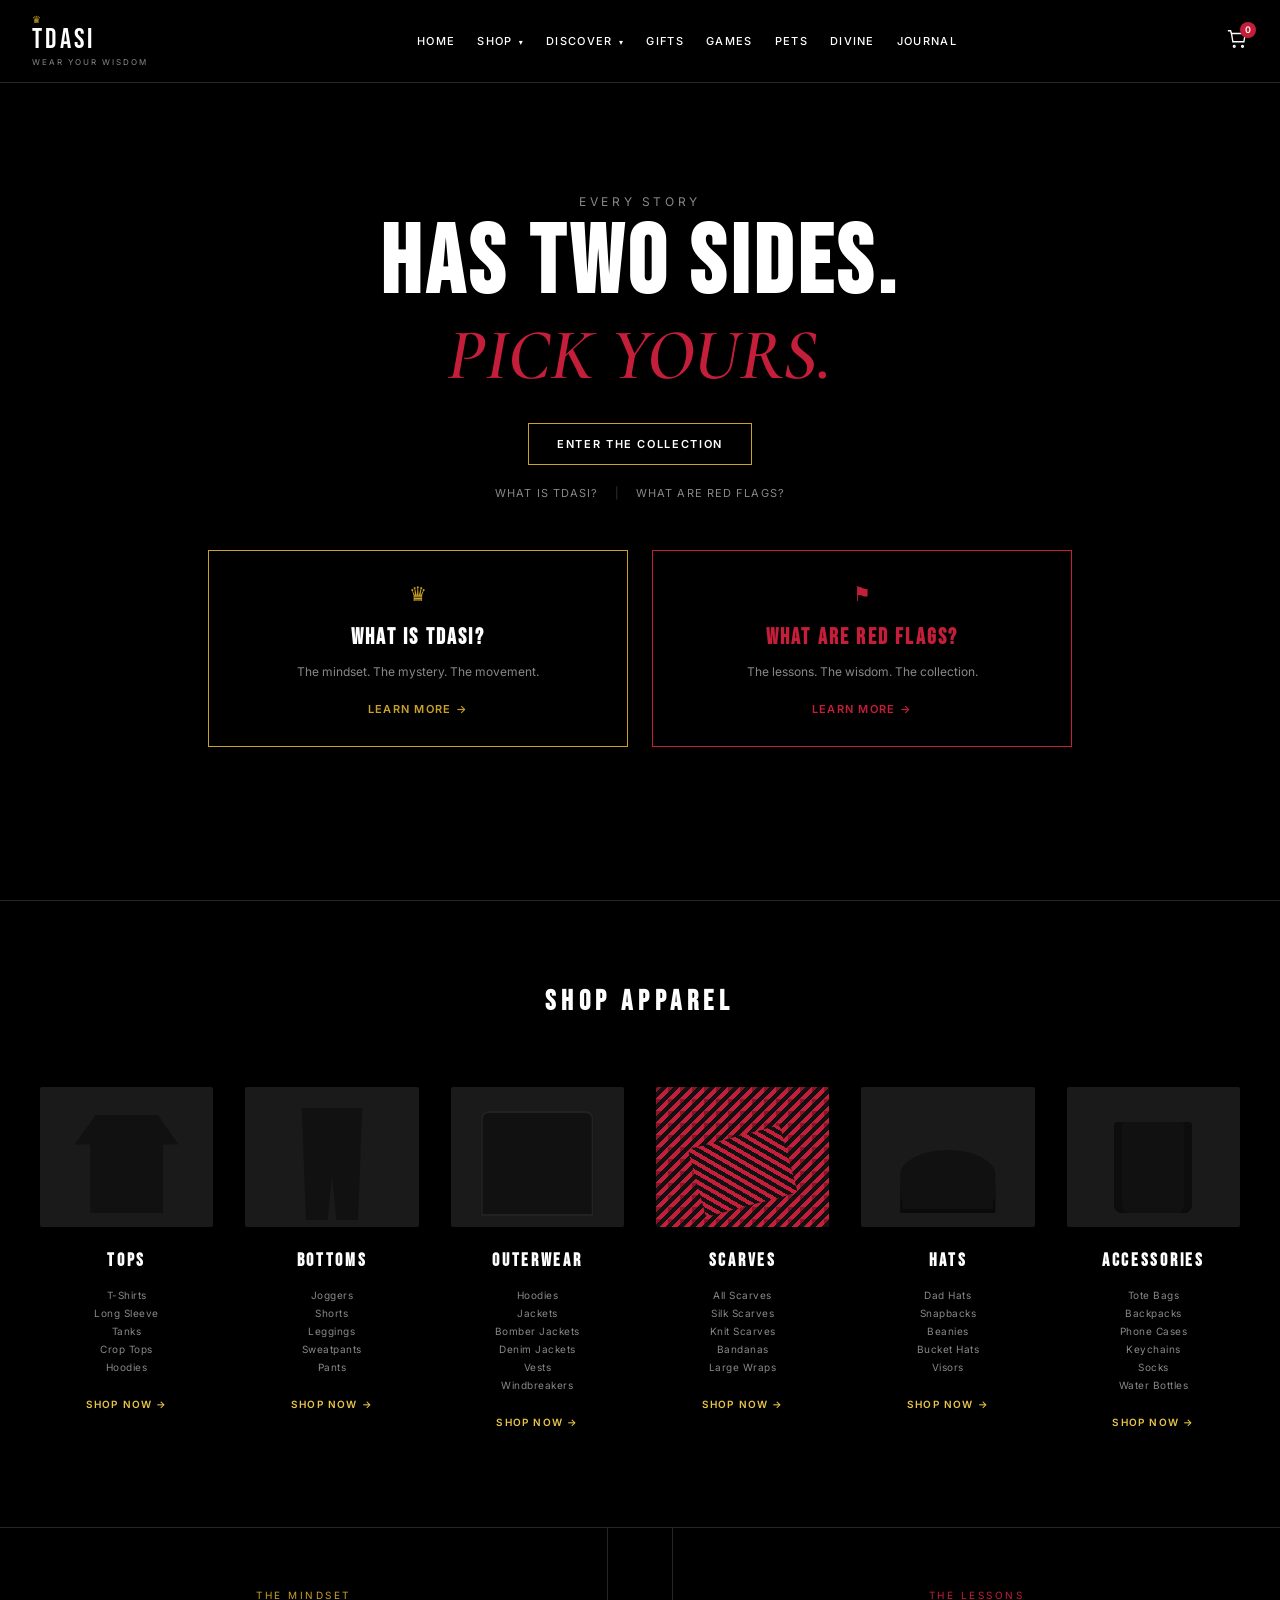
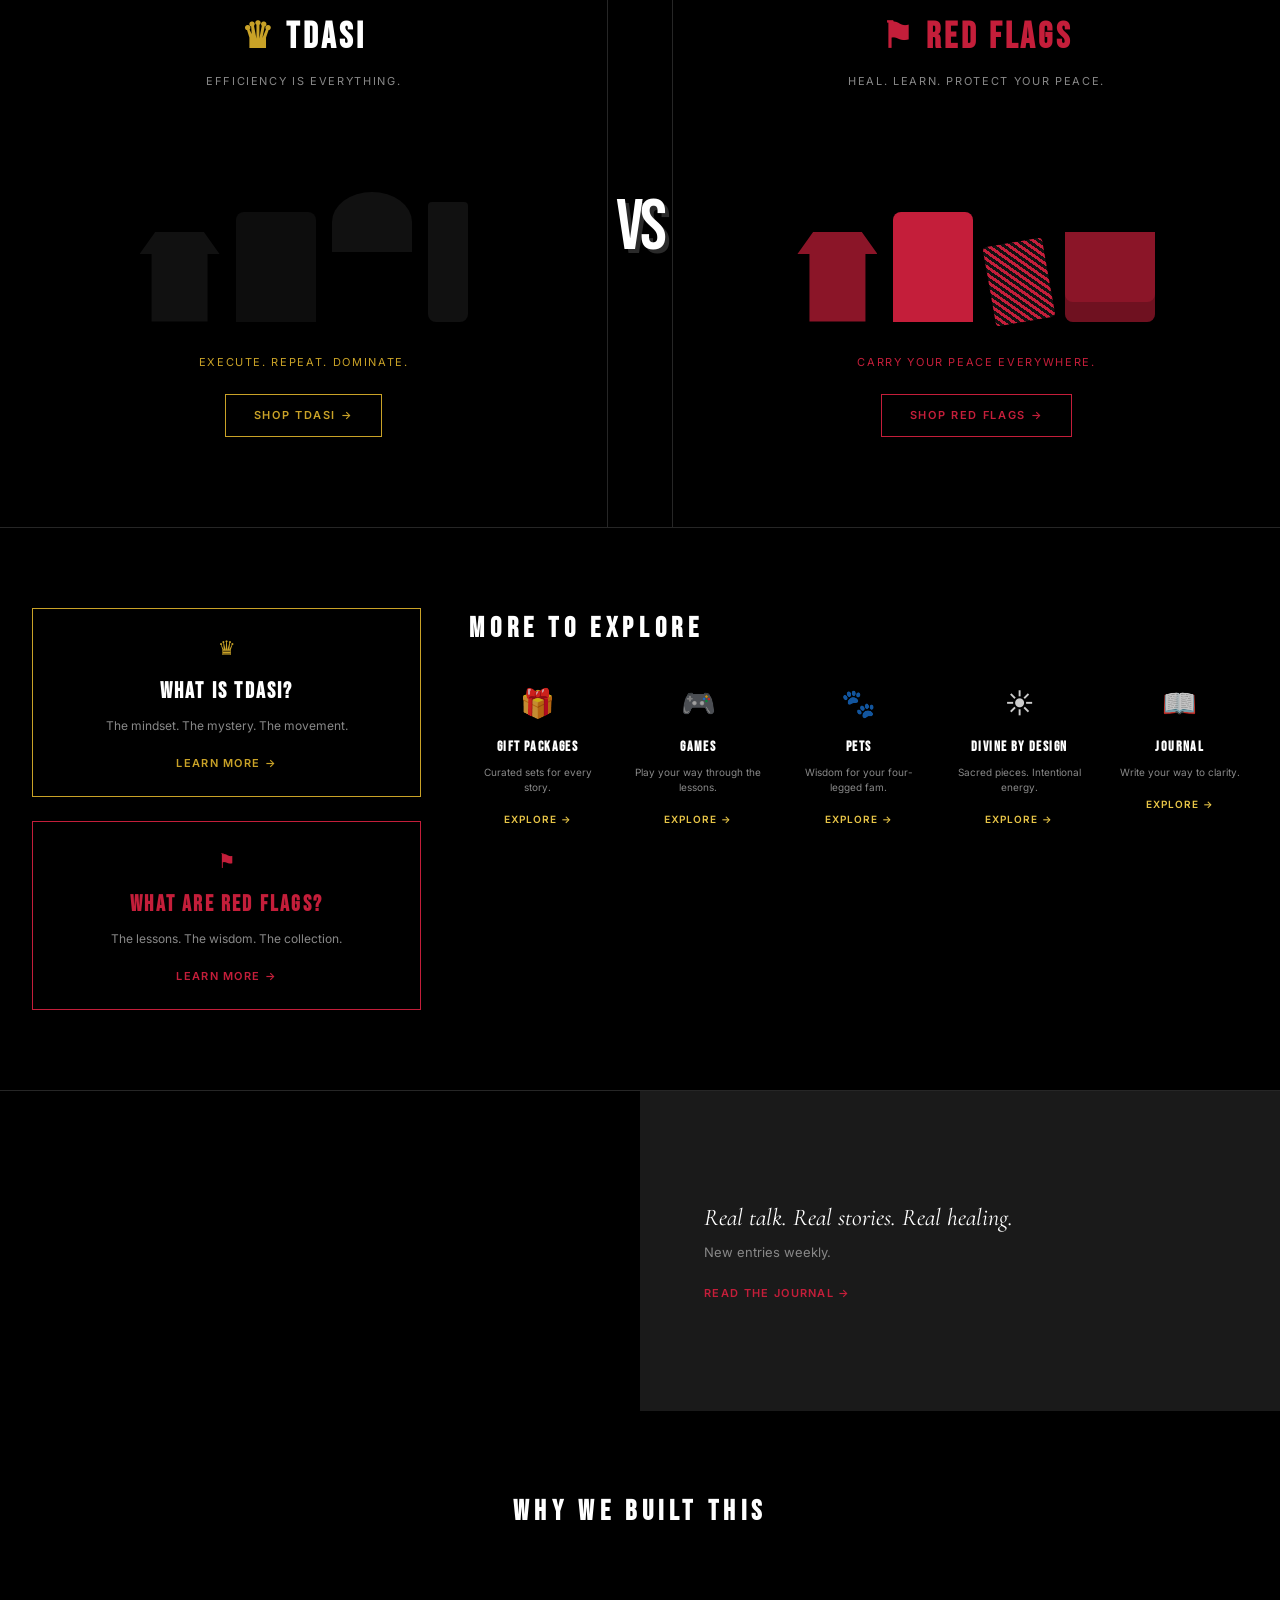
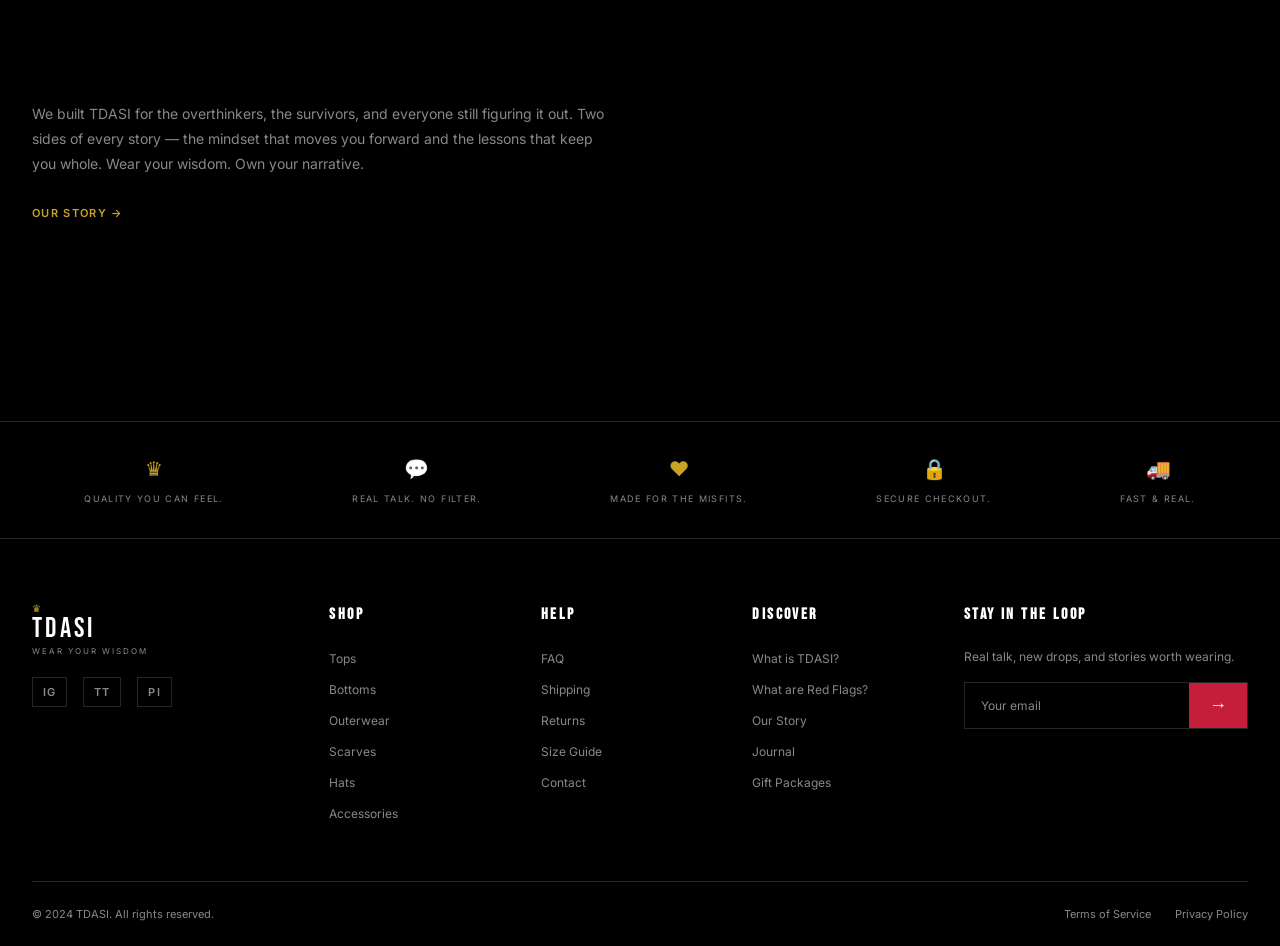
<file: index.html>
<!DOCTYPE html>
<html lang="en">
<head>
  <meta charset="UTF-8">
  <meta name="viewport" content="width=device-width, initial-scale=1.0">
  <title>TDASI — Wear Your Wisdom</title>
  <link rel="preconnect" href="https://fonts.googleapis.com">
  <link rel="preconnect" href="https://fonts.gstatic.com" crossorigin>
  <link href="https://fonts.googleapis.com/css2?family=Bebas+Neue&family=Cormorant+Garamond:ital,wght@0,400;0,600;1,600&family=Inter:wght@300;400;500;600&display=swap" rel="stylesheet">
  <style>
/* ============================================
   TDASI — Wear Your Wisdom
   ============================================ */

:root {
  --black: #000000;
  --white: #ffffff;
  --gold: #c9a227;
  --gold-light: #e8c547;
  --red: #c41e3a;
  --red-dark: #8b1528;
  --gray: #888888;
  --gray-dark: #1a1a1a;
  --gray-mid: #2a2a2a;
  --border: rgba(255, 255, 255, 0.15);
  --font-sans: 'Inter', system-ui, sans-serif;
  --font-display: 'Bebas Neue', sans-serif;
  --font-serif: 'Cormorant Garamond', Georgia, serif;
}

*, *::before, *::after {
  box-sizing: border-box;
  margin: 0;
  padding: 0;
}

html {
  scroll-behavior: smooth;
}

body {
  background: var(--black);
  color: var(--white);
  font-family: var(--font-sans);
  font-size: 14px;
  line-height: 1.5;
  -webkit-font-smoothing: antialiased;
}

a {
  color: inherit;
  text-decoration: none;
}

ul {
  list-style: none;
}

img {
  max-width: 100%;
  display: block;
}

/* ---- Header ---- */

.site-header {
  position: fixed;
  top: 0;
  left: 0;
  right: 0;
  z-index: 100;
  background: var(--black);
  border-bottom: 1px solid var(--border);
}

.header-inner {
  display: flex;
  align-items: center;
  justify-content: space-between;
  max-width: 1400px;
  margin: 0 auto;
  padding: 14px 32px;
  gap: 24px;
}

.logo {
  display: flex;
  flex-direction: column;
  align-items: flex-start;
  flex-shrink: 0;
}

.logo-crown {
  font-size: 10px;
  color: var(--gold);
  line-height: 1;
  margin-bottom: 2px;
}

.logo-text {
  font-family: var(--font-display);
  font-size: 28px;
  letter-spacing: 0.12em;
  line-height: 1;
}

.logo-tagline {
  font-size: 8px;
  letter-spacing: 0.25em;
  color: var(--gray);
  margin-top: 2px;
}

.main-nav {
  display: flex;
  align-items: center;
  gap: 22px;
  flex-wrap: wrap;
  justify-content: center;
}

.main-nav a {
  font-size: 11px;
  font-weight: 500;
  letter-spacing: 0.12em;
  color: var(--white);
  transition: color 0.2s;
}

.main-nav a:hover {
  color: var(--gold);
}

.main-nav .arrow {
  font-size: 8px;
  margin-left: 2px;
}

.cart {
  position: relative;
  color: var(--white);
  flex-shrink: 0;
}

.cart-count {
  position: absolute;
  top: -6px;
  right: -8px;
  background: var(--red);
  color: var(--white);
  font-size: 9px;
  font-weight: 600;
  width: 16px;
  height: 16px;
  border-radius: 50%;
  display: flex;
  align-items: center;
  justify-content: center;
}

/* ---- Buttons ---- */

.btn {
  display: inline-block;
  padding: 12px 28px;
  font-size: 11px;
  font-weight: 600;
  letter-spacing: 0.15em;
  text-transform: uppercase;
  border: 1px solid;
  transition: background 0.2s, color 0.2s;
  cursor: pointer;
}

.btn-gold {
  border-color: var(--gold);
  color: var(--white);
  background: transparent;
}

.btn-gold:hover {
  background: var(--gold);
  color: var(--black);
}

.btn-outline-gold {
  border-color: var(--gold);
  color: var(--gold);
  background: transparent;
}

.btn-outline-gold:hover {
  background: var(--gold);
  color: var(--black);
}

.btn-outline-red {
  border-color: var(--red);
  color: var(--red);
  background: transparent;
}

.btn-outline-red:hover {
  background: var(--red);
  color: var(--white);
}

/* ---- Hero ---- */

.hero {
  position: relative;
  min-height: 100vh;
  display: flex;
  flex-direction: column;
  align-items: center;
  justify-content: center;
  padding: 100px 32px 60px;
  overflow: hidden;
}

.hero-bg {
  position: absolute;
  inset: 0;
  background:
    linear-gradient(90deg, rgba(0,0,0,0.4) 0%, rgba(0,0,0,0.2) 40%, rgba(0,0,0,0.2) 60%, rgba(0,0,0,0.4) 100%),
    url('https://images.unsplash.com/photo-1514362545857-3bc16c4c7d1b?w=1600&q=80') center/cover no-repeat;
  filter: grayscale(15%) contrast(1.15) brightness(0.9);
  background-attachment: fixed;
}

.hero-overlay {
  position: absolute;
  inset: 0;
  background: radial-gradient(ellipse at center, transparent 25%, rgba(0,0,0,0.3) 100%);
}

.hero-content {
  position: relative;
  z-index: 2;
  text-align: center;
  margin-bottom: 48px;
}

.hero-eyebrow {
  font-size: 12px;
  letter-spacing: 0.3em;
  color: var(--gray);
  margin-bottom: 8px;
}

.hero-title {
  font-family: var(--font-display);
  font-size: clamp(48px, 8vw, 96px);
  letter-spacing: 0.05em;
  line-height: 0.95;
  margin-bottom: 8px;
}

.hero-script {
  font-family: var(--font-serif);
  font-size: clamp(36px, 6vw, 72px);
  font-style: italic;
  font-weight: 600;
  color: var(--red);
  margin-bottom: 32px;
  line-height: 1;
}

.hero-links {
  margin-top: 20px;
  font-size: 11px;
  letter-spacing: 0.1em;
  color: var(--gray);
}

.hero-links a:hover {
  color: var(--white);
}

.hero-links .divider {
  margin: 0 12px;
  opacity: 0.4;
}

.hero-cards {
  position: relative;
  z-index: 2;
  display: flex;
  gap: 24px;
  width: 100%;
  max-width: 900px;
  justify-content: center;
  flex-wrap: wrap;
}

/* ---- Info Cards ---- */

.info-card {
  flex: 1;
  min-width: 280px;
  max-width: 420px;
  padding: 28px 32px;
  border: 1px solid;
  text-align: center;
}

.info-card--gold {
  border-color: var(--gold);
}

.info-card--red {
  border-color: var(--red);
}

.info-card--compact {
  min-width: 240px;
  max-width: 100%;
  padding: 24px;
}

.card-icon {
  display: block;
  font-size: 20px;
  margin-bottom: 12px;
}

.crown-icon {
  color: var(--gold);
}

.flag-icon {
  color: var(--red);
}

.info-card h2 {
  font-family: var(--font-display);
  font-size: 22px;
  letter-spacing: 0.1em;
  margin-bottom: 8px;
}

.info-card--red h2 {
  color: var(--red);
}

.info-card p {
  font-size: 12px;
  color: var(--gray);
  margin-bottom: 16px;
  line-height: 1.6;
}

.card-link {
  font-size: 11px;
  font-weight: 600;
  letter-spacing: 0.12em;
}

.card-link--gold {
  color: var(--gold);
}

.card-link--gold:hover {
  color: var(--gold-light);
}

.card-link--red {
  color: var(--red);
}

.card-link--red:hover {
  color: #e8354f;
}

/* ---- Section Titles ---- */

.section-title {
  font-family: var(--font-display);
  font-size: 28px;
  letter-spacing: 0.2em;
  text-align: center;
  margin-bottom: 48px;
}

.section-title--left {
  text-align: left;
  margin-bottom: 32px;
}

/* ---- Shop Apparel ---- */

.shop-apparel {
  padding: 80px 32px;
  border-top: 1px solid var(--border);
}

.apparel-grid {
  display: grid;
  grid-template-columns: repeat(6, 1fr);
  gap: 16px;
  max-width: 1400px;
  margin: 0 auto;
}

.apparel-item {
  text-align: center;
  padding: 16px 8px;
}

.product-visual {
  height: 140px;
  margin-bottom: 20px;
  background: var(--gray-dark);
  border-radius: 2px;
  position: relative;
  overflow: hidden;
}

/* Product silhouettes via CSS */
.product-visual--tee::after {
  content: '';
  position: absolute;
  bottom: 10%;
  left: 50%;
  transform: translateX(-50%);
  width: 60%;
  height: 70%;
  background: #111;
  clip-path: polygon(20% 0%, 80% 0%, 100% 30%, 85% 30%, 85% 100%, 15% 100%, 15% 30%, 0% 30%);
}

.product-visual--pants::after {
  content: '';
  position: absolute;
  bottom: 5%;
  left: 50%;
  transform: translateX(-50%);
  width: 50%;
  height: 80%;
  background: #111;
  clip-path: polygon(15% 0%, 85% 0%, 80% 100%, 55% 100%, 50% 60%, 45% 100%, 20% 100%);
}

.product-visual--jacket::after {
  content: '';
  position: absolute;
  bottom: 8%;
  left: 50%;
  transform: translateX(-50%);
  width: 65%;
  height: 75%;
  background: #111;
  border-radius: 8px 8px 0 0;
  box-shadow: inset 0 0 0 2px #222;
}

.product-visual--scarf {
  background: linear-gradient(135deg, var(--red-dark) 25%, #111 25%, #111 50%, var(--red) 50%, var(--red) 75%, #111 75%);
  background-size: 12px 12px;
}

.product-visual--scarf::after {
  content: '';
  position: absolute;
  bottom: 15%;
  left: 50%;
  transform: translateX(-50%) rotate(-15deg);
  width: 55%;
  height: 50%;
  background: repeating-linear-gradient(45deg, var(--red), var(--red) 4px, #111 4px, #111 8px);
  border-radius: 4px;
}

.product-visual--hat::after {
  content: '';
  position: absolute;
  bottom: 20%;
  left: 50%;
  transform: translateX(-50%);
  width: 55%;
  height: 35%;
  background: #111;
  border-radius: 50% 50% 0 0;
  box-shadow: 0 12px 0 -2px #111, 0 14px 0 0 #0a0a0a;
}

.product-visual--bag::after {
  content: '';
  position: absolute;
  bottom: 10%;
  left: 50%;
  transform: translateX(-50%);
  width: 45%;
  height: 65%;
  background: #111;
  border-radius: 4px 4px 8px 8px;
  box-shadow: inset -8px 0 0 #0d0d0d, inset 8px 0 0 #0d0d0d;
}

.apparel-item h3 {
  font-family: var(--font-display);
  font-size: 18px;
  letter-spacing: 0.15em;
  margin-bottom: 12px;
}

.apparel-item ul {
  margin-bottom: 16px;
}

.apparel-item li {
  font-size: 10px;
  color: var(--gray);
  letter-spacing: 0.05em;
  line-height: 1.8;
}

.shop-link {
  font-size: 10px;
  font-weight: 600;
  letter-spacing: 0.12em;
  color: var(--gold-light);
}

.shop-link:hover {
  color: var(--gold);
}

/* ---- VS Section ---- */

.vs-section {
  display: grid;
  grid-template-columns: 1fr auto 1fr;
  border-top: 1px solid var(--border);
  min-height: 600px;
}

.vs-panel {
  padding: 60px 40px;
  display: flex;
  flex-direction: column;
  align-items: center;
  text-align: center;
}

.vs-panel--tdasi {
  border-right: 1px solid var(--border);
}

.vs-panel--redflags {
  border-left: 1px solid var(--border);
}

.vs-header {
  margin-bottom: 32px;
}

.vs-label {
  font-size: 10px;
  letter-spacing: 0.25em;
  color: var(--gold);
  display: block;
  margin-bottom: 8px;
}

.vs-label--red {
  color: var(--red);
}

.vs-brand {
  font-family: var(--font-display);
  font-size: 36px;
  letter-spacing: 0.1em;
  margin-bottom: 8px;
}

.vs-brand--red {
  color: var(--red);
}

.vs-tagline {
  font-size: 11px;
  letter-spacing: 0.15em;
  color: var(--gray);
}

.vs-products {
  display: flex;
  gap: 16px;
  align-items: flex-end;
  justify-content: center;
  margin-bottom: 32px;
  min-height: 200px;
}

.vs-product {
  width: 80px;
  height: 100px;
  border-radius: 4px;
  position: relative;
}

.vs-product--tee-black,
.vs-product--tee-red {
  height: 90px;
  clip-path: polygon(20% 0%, 80% 0%, 100% 25%, 85% 25%, 85% 100%, 15% 100%, 15% 25%, 0% 25%);
}

.vs-product--tee-black { background: #111; }
.vs-product--tee-red { background: var(--red-dark); }

.vs-product--hoodie-black,
.vs-product--hoodie-red {
  height: 110px;
  border-radius: 8px 8px 0 0;
}

.vs-product--hoodie-black { background: #0d0d0d; }
.vs-product--hoodie-red { background: var(--red); }

.vs-product--hat-black {
  height: 60px;
  background: #111;
  border-radius: 50% 50% 0 0;
  align-self: center;
}

.vs-product--bottle-black {
  width: 40px;
  height: 120px;
  background: #111;
  border-radius: 4px 4px 8px 8px;
}

.vs-product--scarf-red {
  width: 60px;
  height: 80px;
  background: repeating-linear-gradient(45deg, var(--red), var(--red) 3px, #111 3px, #111 6px);
  transform: rotate(-10deg);
}

.vs-product--tote-red {
  width: 90px;
  height: 90px;
  background: var(--red-dark);
  border-radius: 0 0 8px 8px;
  box-shadow: inset 0 -20px 0 rgba(0,0,0,0.2);
}

.vs-footer {
  font-size: 11px;
  letter-spacing: 0.15em;
  color: var(--gold);
  margin-bottom: 24px;
}

.vs-footer--red {
  color: var(--red);
}

.vs-divider {
  display: flex;
  align-items: center;
  justify-content: center;
  padding: 0 8px;
  background: var(--black);
}

.vs-text {
  font-family: var(--font-display);
  font-size: 72px;
  color: var(--white);
  text-shadow: 4px 4px 0 var(--gray-mid);
  letter-spacing: -0.05em;
  line-height: 1;
}

/* ---- Discover ---- */

.discover-section {
  display: grid;
  grid-template-columns: 1fr 2fr;
  gap: 48px;
  padding: 80px 32px;
  border-top: 1px solid var(--border);
  max-width: 1400px;
  margin: 0 auto;
}

.discover-left {
  display: flex;
  flex-direction: column;
  gap: 24px;
}

.explore-grid {
  display: grid;
  grid-template-columns: repeat(5, 1fr);
  gap: 24px;
}

.explore-item {
  text-align: center;
}

.explore-icon {
  display: block;
  font-size: 28px;
  margin-bottom: 12px;
  opacity: 0.8;
}

.explore-item h3 {
  font-family: var(--font-display);
  font-size: 14px;
  letter-spacing: 0.1em;
  margin-bottom: 8px;
}

.explore-item p {
  font-size: 10px;
  color: var(--gray);
  margin-bottom: 12px;
  line-height: 1.5;
}

.explore-item a {
  font-size: 10px;
  font-weight: 600;
  letter-spacing: 0.1em;
  color: var(--gold-light);
}

.explore-item a:hover {
  color: var(--gold);
}

/* ---- Journal & Story ---- */

.journal-section {
  border-top: 1px solid var(--border);
}

.journal-feature {
  display: grid;
  grid-template-columns: 1fr 1fr;
  min-height: 320px;
}

.journal-image {
  background:
    linear-gradient(135deg, rgba(0,0,0,0.5), rgba(0,0,0,0.8)),
    url('https://images.unsplash.com/photo-1456513080510-7bf3a84b82f8?w=800&q=80') center/cover;
  filter: grayscale(60%);
}

.journal-text {
  display: flex;
  flex-direction: column;
  justify-content: center;
  padding: 48px 64px;
  background: var(--gray-dark);
}

.journal-text p {
  font-family: var(--font-serif);
  font-size: 24px;
  font-style: italic;
  line-height: 1.4;
  margin-bottom: 8px;
}

.journal-sub {
  font-family: var(--font-sans) !important;
  font-size: 13px !important;
  font-style: normal !important;
  color: var(--gray) !important;
  margin-bottom: 24px !important;
}

.story-section {
  padding: 80px 32px;
  max-width: 1400px;
  margin: 0 auto;
}

.story-grid {
  display: grid;
  grid-template-columns: 1fr 1fr;
  gap: 48px;
  align-items: center;
}

.story-copy p {
  font-size: 14px;
  color: var(--gray);
  line-height: 1.8;
  margin-bottom: 24px;
}

.story-image {
  height: 360px;
  background:
    linear-gradient(135deg, rgba(0,0,0,0.3), rgba(0,0,0,0.6)),
    url('https://images.unsplash.com/photo-1507525428034-b723cf961d3e?w=800&q=80') center/cover;
  filter: grayscale(80%);
  border-radius: 2px;
}

/* ---- Value Bar ---- */

.value-bar {
  display: flex;
  justify-content: space-around;
  align-items: center;
  padding: 32px;
  border-top: 1px solid var(--border);
  border-bottom: 1px solid var(--border);
  flex-wrap: wrap;
  gap: 24px;
}

.value-item {
  display: flex;
  flex-direction: column;
  align-items: center;
  gap: 8px;
  text-align: center;
}

.value-icon {
  font-size: 20px;
  color: var(--gold);
}

.value-item span:last-child {
  font-size: 9px;
  letter-spacing: 0.15em;
  color: var(--gray);
}

/* ---- Footer ---- */

.site-footer {
  padding: 64px 32px 24px;
}

.footer-grid {
  display: grid;
  grid-template-columns: 1.5fr 1fr 1fr 1fr 1.5fr;
  gap: 40px;
  max-width: 1400px;
  margin: 0 auto 48px;
}

.footer-brand .logo--footer {
  margin-bottom: 20px;
}

.social-links {
  display: flex;
  gap: 16px;
}

.social-links a {
  font-size: 11px;
  font-weight: 600;
  letter-spacing: 0.1em;
  color: var(--gray);
  border: 1px solid var(--border);
  padding: 6px 10px;
}

.social-links a:hover {
  color: var(--white);
  border-color: var(--white);
}

.footer-col h3,
.footer-newsletter h3 {
  font-family: var(--font-display);
  font-size: 16px;
  letter-spacing: 0.15em;
  margin-bottom: 20px;
}

.footer-col li {
  margin-bottom: 10px;
}

.footer-col a {
  font-size: 12px;
  color: var(--gray);
}

.footer-col a:hover {
  color: var(--white);
}

.footer-newsletter p {
  font-size: 12px;
  color: var(--gray);
  margin-bottom: 16px;
  line-height: 1.6;
}

.newsletter-form {
  display: flex;
  border: 1px solid var(--border);
}

.newsletter-form input {
  flex: 1;
  background: transparent;
  border: none;
  padding: 12px 16px;
  color: var(--white);
  font-family: var(--font-sans);
  font-size: 12px;
  outline: none;
}

.newsletter-form input::placeholder {
  color: var(--gray);
}

.newsletter-form button {
  background: var(--red);
  border: none;
  color: var(--white);
  padding: 12px 20px;
  font-size: 18px;
  cursor: pointer;
  transition: background 0.2s;
}

.newsletter-form button:hover {
  background: #e8354f;
}

.footer-bottom {
  display: flex;
  justify-content: space-between;
  align-items: center;
  max-width: 1400px;
  margin: 0 auto;
  padding-top: 24px;
  border-top: 1px solid var(--border);
  flex-wrap: wrap;
  gap: 16px;
}

.footer-bottom p {
  font-size: 11px;
  color: var(--gray);
}

.footer-legal {
  display: flex;
  gap: 24px;
}

.footer-legal a {
  font-size: 11px;
  color: var(--gray);
}

.footer-legal a:hover {
  color: var(--white);
}

/* ---- Responsive ---- */

@media (max-width: 1200px) {
  .apparel-grid {
    grid-template-columns: repeat(3, 1fr);
  }

  .explore-grid {
    grid-template-columns: repeat(3, 1fr);
  }

  .footer-grid {
    grid-template-columns: repeat(3, 1fr);
  }

  .footer-newsletter {
    grid-column: span 3;
  }
}

@media (max-width: 900px) {
  .main-nav {
    display: none;
  }

  .vs-section {
    grid-template-columns: 1fr;
  }

  .vs-divider {
    padding: 24px;
  }

  .vs-panel--tdasi {
    border-right: none;
    border-bottom: 1px solid var(--border);
  }

  .vs-panel--redflags {
    border-left: none;
  }

  .discover-section {
    grid-template-columns: 1fr;
  }

  .explore-grid {
    grid-template-columns: repeat(2, 1fr);
  }

  .journal-feature,
  .story-grid {
    grid-template-columns: 1fr;
  }

  .journal-image,
  .story-image {
    min-height: 240px;
  }

  .footer-grid {
    grid-template-columns: 1fr 1fr;
  }

  .footer-brand {
    grid-column: span 2;
  }

  .footer-newsletter {
    grid-column: span 2;
  }
}

@media (max-width: 600px) {
  .apparel-grid {
    grid-template-columns: repeat(2, 1fr);
  }

  .hero-cards {
    flex-direction: column;
    align-items: center;
  }

  .info-card {
    max-width: 100%;
  }

  .value-bar {
    flex-direction: column;
  }

  .footer-grid {
    grid-template-columns: 1fr;
  }

  .footer-brand,
  .footer-newsletter {
    grid-column: span 1;
  }
}
  </style>
</head>
<body>

  <!-- Header -->
  <header class="site-header">
    <div class="header-inner">
      <a href="#" class="logo">
        <span class="logo-crown" aria-hidden="true">&#9819;</span>
        <span class="logo-text">TDASI</span>
        <span class="logo-tagline">WEAR YOUR WISDOM</span>
      </a>

      <nav class="main-nav" aria-label="Main navigation">
        <a href="#">HOME</a>
        <a href="#" class="has-dropdown">SHOP <span class="arrow">&#9662;</span></a>
        <a href="explorer.html" class="has-dropdown">DISCOVER <span class="arrow">&#9662;</span></a>
        <a href="#">GIFTS</a>
        <a href="#">GAMES</a>
        <a href="#">PETS</a>
        <a href="#">DIVINE</a>
        <a href="#">JOURNAL</a>
      </nav>

      <a href="#" class="cart" aria-label="Shopping cart">
        <svg width="22" height="22" viewBox="0 0 24 24" fill="none" stroke="currentColor" stroke-width="1.5">
          <path d="M6 6h15l-1.5 9H7.5L6 6z"/>
          <path d="M6 6L5 3H2"/>
          <circle cx="9" cy="20" r="1"/>
          <circle cx="18" cy="20" r="1"/>
        </svg>
        <span class="cart-count">0</span>
      </a>
    </div>
  </header>

  <!-- Hero -->
  <section class="hero">
    <div class="hero-bg"></div>
    <div class="hero-overlay"></div>

    <div class="hero-content">
      <p class="hero-eyebrow">EVERY STORY</p>
      <h1 class="hero-title">HAS TWO SIDES.</h1>
      <p class="hero-script">PICK YOURS.</p>
      <a href="#" class="btn btn-gold">ENTER THE COLLECTION</a>
      <p class="hero-links">
        <a href="#tdasi">WHAT IS TDASI?</a>
        <span class="divider">|</span>
        <a href="#red-flags">WHAT ARE RED FLAGS?</a>
      </p>
    </div>

    <div class="hero-cards">
      <article class="info-card info-card--gold" id="tdasi">
        <span class="card-icon crown-icon" aria-hidden="true">&#9819;</span>
        <h2>WHAT IS TDASI?</h2>
        <p>The mindset. The mystery. The movement.</p>
        <a href="#" class="card-link card-link--gold">LEARN MORE &rarr;</a>
      </article>

      <article class="info-card info-card--red" id="red-flags">
        <span class="card-icon flag-icon" aria-hidden="true">&#9873;</span>
        <h2>WHAT ARE RED FLAGS?</h2>
        <p>The lessons. The wisdom. The collection.</p>
        <a href="#" class="card-link card-link--red">LEARN MORE &rarr;</a>
      </article>
    </div>
  </section>

  <!-- Shop Apparel -->
  <section class="shop-apparel">
    <h2 class="section-title">SHOP APPAREL</h2>
    <div class="apparel-grid">

      <article class="apparel-item">
        <div class="product-visual product-visual--tee"></div>
        <h3>TOPS</h3>
        <ul>
          <li>T-Shirts</li>
          <li>Long Sleeve</li>
          <li>Tanks</li>
          <li>Crop Tops</li>
          <li>Hoodies</li>
        </ul>
        <a href="#" class="shop-link">SHOP NOW &rarr;</a>
      </article>

      <article class="apparel-item">
        <div class="product-visual product-visual--pants"></div>
        <h3>BOTTOMS</h3>
        <ul>
          <li>Joggers</li>
          <li>Shorts</li>
          <li>Leggings</li>
          <li>Sweatpants</li>
          <li>Pants</li>
        </ul>
        <a href="#" class="shop-link">SHOP NOW &rarr;</a>
      </article>

      <article class="apparel-item">
        <div class="product-visual product-visual--jacket"></div>
        <h3>OUTERWEAR</h3>
        <ul>
          <li>Hoodies</li>
          <li>Jackets</li>
          <li>Bomber Jackets</li>
          <li>Denim Jackets</li>
          <li>Vests</li>
          <li>Windbreakers</li>
        </ul>
        <a href="#" class="shop-link">SHOP NOW &rarr;</a>
      </article>

      <article class="apparel-item">
        <div class="product-visual product-visual--scarf"></div>
        <h3>SCARVES</h3>
        <ul>
          <li>All Scarves</li>
          <li>Silk Scarves</li>
          <li>Knit Scarves</li>
          <li>Bandanas</li>
          <li>Large Wraps</li>
        </ul>
        <a href="#" class="shop-link">SHOP NOW &rarr;</a>
      </article>

      <article class="apparel-item">
        <div class="product-visual product-visual--hat"></div>
        <h3>HATS</h3>
        <ul>
          <li>Dad Hats</li>
          <li>Snapbacks</li>
          <li>Beanies</li>
          <li>Bucket Hats</li>
          <li>Visors</li>
        </ul>
        <a href="#" class="shop-link">SHOP NOW &rarr;</a>
      </article>

      <article class="apparel-item">
        <div class="product-visual product-visual--bag"></div>
        <h3>ACCESSORIES</h3>
        <ul>
          <li>Tote Bags</li>
          <li>Backpacks</li>
          <li>Phone Cases</li>
          <li>Keychains</li>
          <li>Socks</li>
          <li>Water Bottles</li>
        </ul>
        <a href="#" class="shop-link">SHOP NOW &rarr;</a>
      </article>

    </div>
  </section>

  <!-- VS Section -->
  <section class="vs-section">
    <div class="vs-panel vs-panel--tdasi">
      <div class="vs-header">
        <span class="vs-label">THE MINDSET</span>
        <h2 class="vs-brand"><span class="crown-icon">&#9819;</span> TDASI</h2>
        <p class="vs-tagline">EFFICIENCY IS EVERYTHING.</p>
      </div>
      <div class="vs-products vs-products--black">
        <div class="vs-product vs-product--tee-black"></div>
        <div class="vs-product vs-product--hoodie-black"></div>
        <div class="vs-product vs-product--hat-black"></div>
        <div class="vs-product vs-product--bottle-black"></div>
      </div>
      <p class="vs-footer">EXECUTE. REPEAT. DOMINATE.</p>
      <a href="#" class="btn btn-outline-gold">SHOP TDASI &rarr;</a>
    </div>

    <div class="vs-divider" aria-hidden="true">
      <span class="vs-text">VS</span>
    </div>

    <div class="vs-panel vs-panel--redflags">
      <div class="vs-header">
        <span class="vs-label vs-label--red">THE LESSONS</span>
        <h2 class="vs-brand vs-brand--red"><span class="flag-icon">&#9873;</span> RED FLAGS</h2>
        <p class="vs-tagline">HEAL. LEARN. PROTECT YOUR PEACE.</p>
      </div>
      <div class="vs-products vs-products--red">
        <div class="vs-product vs-product--tee-red"></div>
        <div class="vs-product vs-product--hoodie-red"></div>
        <div class="vs-product vs-product--scarf-red"></div>
        <div class="vs-product vs-product--tote-red"></div>
      </div>
      <p class="vs-footer vs-footer--red">CARRY YOUR PEACE EVERYWHERE.</p>
      <a href="#" class="btn btn-outline-red">SHOP RED FLAGS &rarr;</a>
    </div>
  </section>

  <!-- Discover -->
  <section class="discover-section">
    <div class="discover-left">
      <article class="info-card info-card--gold info-card--compact">
        <span class="card-icon crown-icon">&#9819;</span>
        <h2>WHAT IS TDASI?</h2>
        <p>The mindset. The mystery. The movement.</p>
        <a href="#" class="card-link card-link--gold">LEARN MORE &rarr;</a>
      </article>
      <article class="info-card info-card--red info-card--compact">
        <span class="card-icon flag-icon">&#9873;</span>
        <h2>WHAT ARE RED FLAGS?</h2>
        <p>The lessons. The wisdom. The collection.</p>
        <a href="#" class="card-link card-link--red">LEARN MORE &rarr;</a>
      </article>
    </div>

    <div class="discover-right">
      <h2 class="section-title section-title--left">MORE TO EXPLORE</h2>
      <div class="explore-grid">
        <article class="explore-item">
          <span class="explore-icon">&#127873;</span>
          <h3>GIFT PACKAGES</h3>
          <p>Curated sets for every story.</p>
          <a href="#">EXPLORE &rarr;</a>
        </article>
        <article class="explore-item">
          <span class="explore-icon">&#127918;</span>
          <h3>GAMES</h3>
          <p>Play your way through the lessons.</p>
          <a href="#">EXPLORE &rarr;</a>
        </article>
        <article class="explore-item">
          <span class="explore-icon">&#128062;</span>
          <h3>PETS</h3>
          <p>Wisdom for your four-legged fam.</p>
          <a href="#">EXPLORE &rarr;</a>
        </article>
        <article class="explore-item">
          <span class="explore-icon">&#9728;</span>
          <h3>DIVINE BY DESIGN</h3>
          <p>Sacred pieces. Intentional energy.</p>
          <a href="#">EXPLORE &rarr;</a>
        </article>
        <article class="explore-item">
          <span class="explore-icon">&#128214;</span>
          <h3>JOURNAL</h3>
          <p>Write your way to clarity.</p>
          <a href="#">EXPLORE &rarr;</a>
        </article>
      </div>
    </div>
  </section>

  <!-- Journal & Story -->
  <section class="journal-section">
    <div class="journal-feature">
      <div class="journal-image"></div>
      <div class="journal-text">
        <p>Real talk. Real stories. Real healing.</p>
        <p class="journal-sub">New entries weekly.</p>
        <a href="#" class="card-link card-link--red">READ THE JOURNAL &rarr;</a>
      </div>
    </div>

    <div class="story-section">
      <h2 class="section-title">WHY WE BUILT THIS</h2>
      <div class="story-grid">
        <div class="story-copy">
          <p>We built TDASI for the overthinkers, the survivors, and everyone still figuring it out. Two sides of every story — the mindset that moves you forward and the lessons that keep you whole. Wear your wisdom. Own your narrative.</p>
          <a href="#" class="card-link card-link--gold">OUR STORY &rarr;</a>
        </div>
        <div class="story-image"></div>
      </div>
    </div>
  </section>

  <!-- Value Props -->
  <section class="value-bar">
    <div class="value-item">
      <span class="value-icon">&#9819;</span>
      <span>QUALITY YOU CAN FEEL.</span>
    </div>
    <div class="value-item">
      <span class="value-icon">&#128172;</span>
      <span>REAL TALK. NO FILTER.</span>
    </div>
    <div class="value-item">
      <span class="value-icon">&#10084;</span>
      <span>MADE FOR THE MISFITS.</span>
    </div>
    <div class="value-item">
      <span class="value-icon">&#128274;</span>
      <span>SECURE CHECKOUT.</span>
    </div>
    <div class="value-item">
      <span class="value-icon">&#128666;</span>
      <span>FAST &amp; REAL.</span>
    </div>
  </section>

  <!-- Footer -->
  <footer class="site-footer">
    <div class="footer-grid">
      <div class="footer-brand">
        <a href="#" class="logo logo--footer">
          <span class="logo-crown">&#9819;</span>
          <span class="logo-text">TDASI</span>
          <span class="logo-tagline">WEAR YOUR WISDOM</span>
        </a>
        <div class="social-links">
          <a href="#" aria-label="Instagram">IG</a>
          <a href="#" aria-label="TikTok">TT</a>
          <a href="#" aria-label="Pinterest">PI</a>
        </div>
      </div>

      <div class="footer-col">
        <h3>SHOP</h3>
        <ul>
          <li><a href="#">Tops</a></li>
          <li><a href="#">Bottoms</a></li>
          <li><a href="#">Outerwear</a></li>
          <li><a href="#">Scarves</a></li>
          <li><a href="#">Hats</a></li>
          <li><a href="#">Accessories</a></li>
        </ul>
      </div>

      <div class="footer-col">
        <h3>HELP</h3>
        <ul>
          <li><a href="#">FAQ</a></li>
          <li><a href="#">Shipping</a></li>
          <li><a href="#">Returns</a></li>
          <li><a href="#">Size Guide</a></li>
          <li><a href="#">Contact</a></li>
        </ul>
      </div>

      <div class="footer-col">
        <h3>DISCOVER</h3>
        <ul>
          <li><a href="#">What is TDASI?</a></li>
          <li><a href="#">What are Red Flags?</a></li>
          <li><a href="#">Our Story</a></li>
          <li><a href="#">Journal</a></li>
          <li><a href="#">Gift Packages</a></li>
        </ul>
      </div>

      <div class="footer-newsletter">
        <h3>STAY IN THE LOOP</h3>
        <p>Real talk, new drops, and stories worth wearing.</p>
        <form class="newsletter-form" action="#" method="post">
          <input type="email" placeholder="Your email" aria-label="Email address">
          <button type="submit" aria-label="Subscribe">&rarr;</button>
        </form>
      </div>
    </div>

    <div class="footer-bottom">
      <p>&copy; 2024 TDASI. All rights reserved.</p>
      <div class="footer-legal">
        <a href="#">Terms of Service</a>
        <a href="#">Privacy Policy</a>
      </div>
    </div>
  </footer>

</body>
</html>
</file>
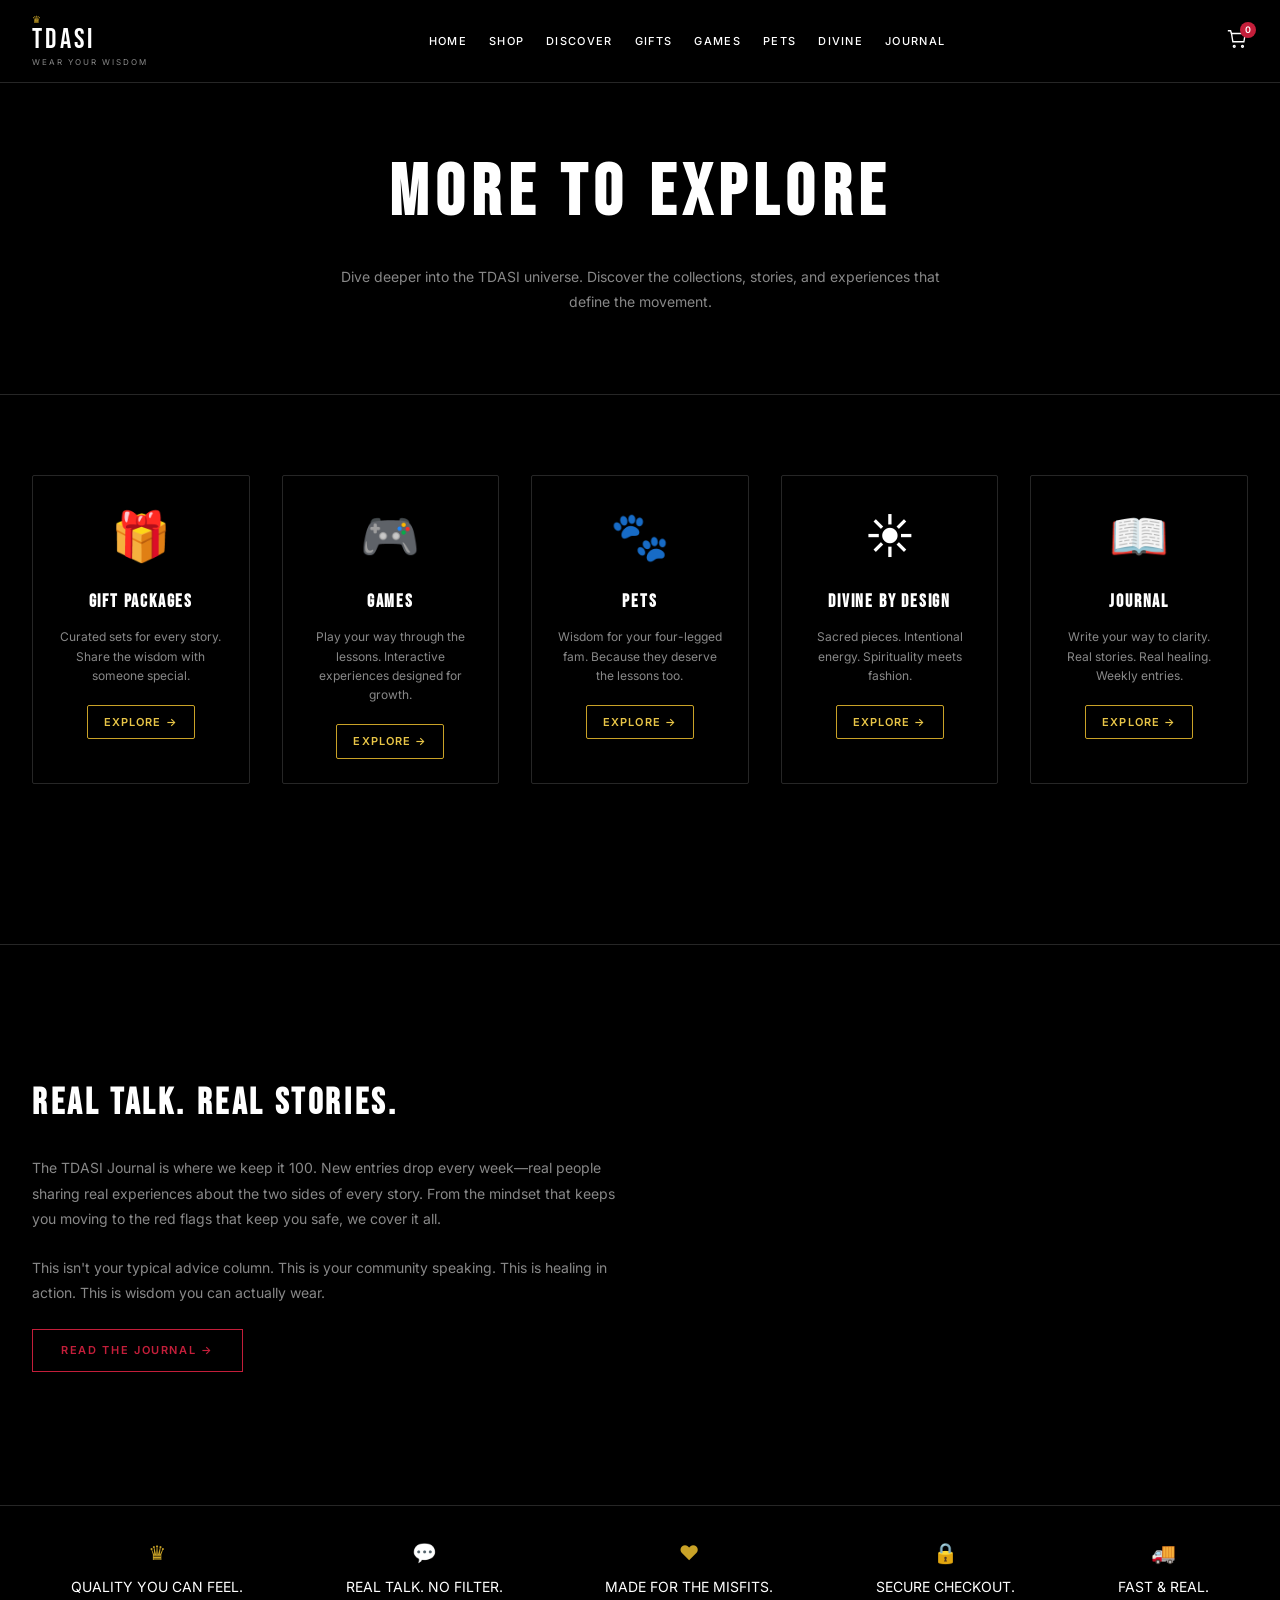
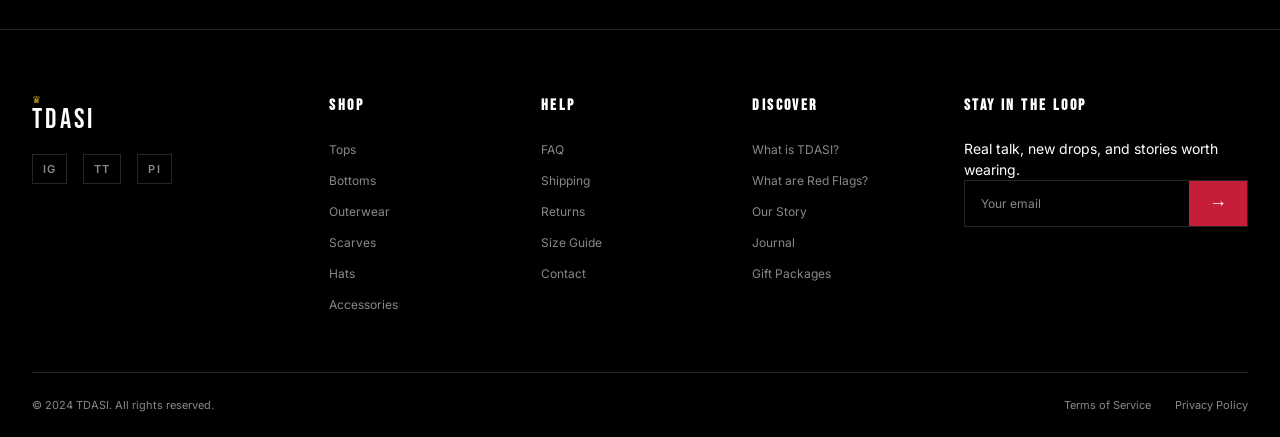
<file: explorer.html>
<!DOCTYPE html>
<html lang="en">
<head>
  <meta charset="UTF-8">
  <meta name="viewport" content="width=device-width, initial-scale=1.0">
  <title>Discover — TDASI</title>
  <link rel="preconnect" href="https://fonts.googleapis.com">
  <link rel="preconnect" href="https://fonts.gstatic.com" crossorigin>
  <link href="https://fonts.googleapis.com/css2?family=Bebas+Neue&family=Cormorant+Garamond:ital,wght@0,400;0,600;1,600&family=Inter:wght@300;400;500;600&display=swap" rel="stylesheet">
  <style>
:root {
  --black: #000000;
  --white: #ffffff;
  --gold: #c9a227;
  --gold-light: #e8c547;
  --red: #c41e3a;
  --red-dark: #8b1528;
  --gray: #888888;
  --gray-dark: #1a1a1a;
  --gray-mid: #2a2a2a;
  --border: rgba(255, 255, 255, 0.15);
  --font-sans: 'Inter', system-ui, sans-serif;
  --font-display: 'Bebas Neue', sans-serif;
  --font-serif: 'Cormorant Garamond', Georgia, serif;
}

*, *::before, *::after {
  box-sizing: border-box;
  margin: 0;
  padding: 0;
}

body {
  background: var(--black);
  color: var(--white);
  font-family: var(--font-sans);
  font-size: 14px;
  line-height: 1.5;
}

a { text-decoration: none; color: inherit; }
ul { list-style: none; }

.site-header {
  position: fixed;
  top: 0;
  left: 0;
  right: 0;
  z-index: 100;
  background: var(--black);
  border-bottom: 1px solid var(--border);
}

.header-inner {
  display: flex;
  align-items: center;
  justify-content: space-between;
  max-width: 1400px;
  margin: 0 auto;
  padding: 14px 32px;
  gap: 24px;
}

.logo {
  display: flex;
  flex-direction: column;
  align-items: flex-start;
  flex-shrink: 0;
}

.logo-crown {
  font-size: 10px;
  color: var(--gold);
  line-height: 1;
  margin-bottom: 2px;
}

.logo-text {
  font-family: var(--font-display);
  font-size: 28px;
  letter-spacing: 0.12em;
  line-height: 1;
}

.logo-tagline {
  font-size: 8px;
  letter-spacing: 0.25em;
  color: var(--gray);
  margin-top: 2px;
}

.main-nav {
  display: flex;
  align-items: center;
  gap: 22px;
  justify-content: center;
}

.main-nav a {
  font-size: 11px;
  font-weight: 500;
  letter-spacing: 0.12em;
  color: var(--white);
  transition: color 0.2s;
}

.main-nav a:hover { color: var(--gold); }

.cart {
  position: relative;
  color: var(--white);
}

.cart-count {
  position: absolute;
  top: -6px;
  right: -8px;
  background: var(--red);
  color: var(--white);
  font-size: 9px;
  font-weight: 600;
  width: 16px;
  height: 16px;
  border-radius: 50%;
  display: flex;
  align-items: center;
  justify-content: center;
}

.section-title {
  font-family: var(--font-display);
  font-size: 48px;
  letter-spacing: 0.2em;
  text-align: center;
  margin-bottom: 48px;
}

.discover-hero {
  padding: 140px 32px 80px;
  text-align: center;
  border-bottom: 1px solid var(--border);
}

.discover-hero h1 {
  font-family: var(--font-display);
  font-size: clamp(40px, 8vw, 72px);
  letter-spacing: 0.1em;
  margin-bottom: 16px;
}

.discover-hero p {
  font-size: 14px;
  color: var(--gray);
  max-width: 600px;
  margin: 0 auto;
  line-height: 1.8;
}

.explore-container {
  max-width: 1400px;
  margin: 0 auto;
  padding: 80px 32px;
}

.explore-grid {
  display: grid;
  grid-template-columns: repeat(5, 1fr);
  gap: 32px;
  margin-bottom: 80px;
}

.explore-item {
  text-align: center;
  padding: 24px;
  border: 1px solid var(--border);
  border-radius: 2px;
  transition: all 0.3s ease;
  cursor: pointer;
}

.explore-item:hover {
  border-color: var(--gold);
  background: rgba(201, 162, 39, 0.05);
  transform: translateY(-4px);
}

.explore-icon {
  display: block;
  font-size: 48px;
  margin-bottom: 16px;
}

.explore-item h3 {
  font-family: var(--font-display);
  font-size: 18px;
  letter-spacing: 0.1em;
  margin-bottom: 12px;
}

.explore-item p {
  font-size: 12px;
  color: var(--gray);
  margin-bottom: 20px;
  line-height: 1.6;
}

.explore-item a {
  display: inline-block;
  font-size: 11px;
  font-weight: 600;
  letter-spacing: 0.1em;
  color: var(--gold-light);
  padding: 8px 16px;
  border: 1px solid var(--gold);
  border-radius: 2px;
  transition: all 0.2s;
}

.explore-item a:hover {
  background: var(--gold);
  color: var(--black);
}

.featured-section {
  padding: 80px 32px;
  border-top: 1px solid var(--border);
  max-width: 1400px;
  margin: 0 auto;
}

.featured-grid {
  display: grid;
  grid-template-columns: 1fr 1fr;
  gap: 48px;
  align-items: center;
}

.featured-content h2 {
  font-family: var(--font-display);
  font-size: 36px;
  letter-spacing: 0.1em;
  margin-bottom: 24px;
}

.featured-content p {
  font-size: 14px;
  color: var(--gray);
  line-height: 1.8;
  margin-bottom: 24px;
}

.featured-image {
  height: 400px;
  background: linear-gradient(135deg, rgba(0,0,0,0.5), rgba(0,0,0,0.8)),
              url('https://images.unsplash.com/photo-1456513080510-7bf3a84b82f8?w=800&q=80') center/cover;
  filter: grayscale(40%);
  border-radius: 2px;
}

.btn {
  display: inline-block;
  padding: 12px 28px;
  font-size: 11px;
  font-weight: 600;
  letter-spacing: 0.15em;
  text-transform: uppercase;
  border: 1px solid;
  transition: all 0.2s;
  cursor: pointer;
}

.btn-gold {
  border-color: var(--gold);
  color: var(--white);
  background: transparent;
}

.btn-gold:hover {
  background: var(--gold);
  color: var(--black);
}

.btn-outline-gold {
  border-color: var(--gold);
  color: var(--gold);
  background: transparent;
}

.btn-outline-gold:hover {
  background: var(--gold);
  color: var(--black);
}

.btn-outline-red {
  border-color: var(--red);
  color: var(--red);
  background: transparent;
}

.btn-outline-red:hover {
  background: var(--red);
  color: var(--white);
}

.value-bar {
  display: flex;
  justify-content: space-around;
  align-items: center;
  padding: 32px;
  border-top: 1px solid var(--border);
  border-bottom: 1px solid var(--border);
  flex-wrap: wrap;
  gap: 24px;
}

.value-item {
  display: flex;
  flex-direction: column;
  align-items: center;
  gap: 8px;
  text-align: center;
}

.value-icon {
  font-size: 20px;
  color: var(--gold);
}

.site-footer {
  padding: 64px 32px 24px;
}

.footer-grid {
  display: grid;
  grid-template-columns: 1.5fr 1fr 1fr 1fr 1.5fr;
  gap: 40px;
  max-width: 1400px;
  margin: 0 auto 48px;
}

.footer-brand .logo--footer { margin-bottom: 20px; }
.social-links {
  display: flex;
  gap: 16px;
}

.social-links a {
  font-size: 11px;
  font-weight: 600;
  letter-spacing: 0.1em;
  color: var(--gray);
  border: 1px solid var(--border);
  padding: 6px 10px;
}

.social-links a:hover {
  color: var(--white);
  border-color: var(--white);
}

.footer-col h3,
.footer-newsletter h3 {
  font-family: var(--font-display);
  font-size: 16px;
  letter-spacing: 0.15em;
  margin-bottom: 20px;
}

.footer-col li { margin-bottom: 10px; }
.footer-col a {
  font-size: 12px;
  color: var(--gray);
}

.footer-col a:hover {
  color: var(--white);
}

.newsletter-form {
  display: flex;
  border: 1px solid var(--border);
}

.newsletter-form input {
  flex: 1;
  background: transparent;
  border: none;
  padding: 12px 16px;
  color: var(--white);
  font-family: var(--font-sans);
  font-size: 12px;
  outline: none;
}

.newsletter-form input::placeholder { color: var(--gray); }

.newsletter-form button {
  background: var(--red);
  border: none;
  color: var(--white);
  padding: 12px 20px;
  font-size: 18px;
  cursor: pointer;
  transition: background 0.2s;
}

.newsletter-form button:hover {
  background: #e8354f;
}

.footer-bottom {
  display: flex;
  justify-content: space-between;
  align-items: center;
  max-width: 1400px;
  margin: 0 auto;
  padding-top: 24px;
  border-top: 1px solid var(--border);
  flex-wrap: wrap;
  gap: 16px;
}

.footer-bottom p { font-size: 11px; color: var(--gray); }

.footer-legal {
  display: flex;
  gap: 24px;
}

.footer-legal a {
  font-size: 11px;
  color: var(--gray);
}

.footer-legal a:hover {
  color: var(--white);
}

@media (max-width: 1200px) {
  .explore-grid {
    grid-template-columns: repeat(3, 1fr);
  }

  .footer-grid {
    grid-template-columns: repeat(3, 1fr);
  }

  .footer-newsletter {
    grid-column: span 3;
  }
}

@media (max-width: 900px) {
  .explore-grid {
    grid-template-columns: repeat(2, 1fr);
  }

  .featured-grid {
    grid-template-columns: 1fr;
  }

  .footer-grid {
    grid-template-columns: 1fr 1fr;
  }

  .footer-brand {
    grid-column: span 2;
  }

  .footer-newsletter {
    grid-column: span 2;
  }
}

@media (max-width: 600px) {
  .explore-grid {
    grid-template-columns: 1fr;
  }

  .footer-grid {
    grid-template-columns: 1fr;
  }

  .footer-brand,
  .footer-newsletter {
    grid-column: span 1;
  }
}
  </style>
</head>
<body>

  <!-- Header -->
  <header class="site-header">
    <div class="header-inner">
      <a href="index.html" class="logo">
        <span class="logo-crown">&#9819;</span>
        <span class="logo-text">TDASI</span>
        <span class="logo-tagline">WEAR YOUR WISDOM</span>
      </a>

      <nav class="main-nav">
        <a href="index.html">HOME</a>
        <a href="#">SHOP</a>
        <a href="explorer.html">DISCOVER</a>
        <a href="#">GIFTS</a>
        <a href="#">GAMES</a>
        <a href="#">PETS</a>
        <a href="#">DIVINE</a>
        <a href="#">JOURNAL</a>
      </nav>

      <a href="#" class="cart" aria-label="Shopping cart">
        <svg width="22" height="22" viewBox="0 0 24 24" fill="none" stroke="currentColor" stroke-width="1.5">
          <path d="M6 6h15l-1.5 9H7.5L6 6z"/>
          <path d="M6 6L5 3H2"/>
          <circle cx="9" cy="20" r="1"/>
          <circle cx="18" cy="20" r="1"/>
        </svg>
        <span class="cart-count">0</span>
      </a>
    </div>
  </header>

  <!-- Hero -->
  <div class="discover-hero">
    <h1>MORE TO EXPLORE</h1>
    <p>Dive deeper into the TDASI universe. Discover the collections, stories, and experiences that define the movement.</p>
  </div>

  <!-- Main Explorer Grid -->
  <div class="explore-container">
    <div class="explore-grid">
      <article class="explore-item">
        <span class="explore-icon">&#127873;</span>
        <h3>GIFT PACKAGES</h3>
        <p>Curated sets for every story. Share the wisdom with someone special.</p>
        <a href="#">EXPLORE →</a>
      </article>

      <article class="explore-item">
        <span class="explore-icon">&#127918;</span>
        <h3>GAMES</h3>
        <p>Play your way through the lessons. Interactive experiences designed for growth.</p>
        <a href="#">EXPLORE →</a>
      </article>

      <article class="explore-item">
        <span class="explore-icon">&#128062;</span>
        <h3>PETS</h3>
        <p>Wisdom for your four-legged fam. Because they deserve the lessons too.</p>
        <a href="#">EXPLORE →</a>
      </article>

      <article class="explore-item">
        <span class="explore-icon">&#9728;</span>
        <h3>DIVINE BY DESIGN</h3>
        <p>Sacred pieces. Intentional energy. Spirituality meets fashion.</p>
        <a href="#">EXPLORE →</a>
      </article>

      <article class="explore-item">
        <span class="explore-icon">&#128214;</span>
        <h3>JOURNAL</h3>
        <p>Write your way to clarity. Real stories. Real healing. Weekly entries.</p>
        <a href="#">EXPLORE →</a>
      </article>
    </div>
  </div>

  <!-- Featured Section -->
  <section class="featured-section">
    <div class="featured-grid">
      <div class="featured-content">
        <h2>REAL TALK. REAL STORIES.</h2>
        <p>The TDASI Journal is where we keep it 100. New entries drop every week—real people sharing real experiences about the two sides of every story. From the mindset that keeps you moving to the red flags that keep you safe, we cover it all.</p>
        <p>This isn't your typical advice column. This is your community speaking. This is healing in action. This is wisdom you can actually wear.</p>
        <a href="#" class="btn btn-outline-red">READ THE JOURNAL →</a>
      </div>
      <div class="featured-image"></div>
    </div>
  </section>

  <!-- Value Props -->
  <section class="value-bar">
    <div class="value-item">
      <span class="value-icon">&#9819;</span>
      <span>QUALITY YOU CAN FEEL.</span>
    </div>
    <div class="value-item">
      <span class="value-icon">&#128172;</span>
      <span>REAL TALK. NO FILTER.</span>
    </div>
    <div class="value-item">
      <span class="value-icon">&#10084;</span>
      <span>MADE FOR THE MISFITS.</span>
    </div>
    <div class="value-item">
      <span class="value-icon">&#128274;</span>
      <span>SECURE CHECKOUT.</span>
    </div>
    <div class="value-item">
      <span class="value-icon">&#128666;</span>
      <span>FAST & REAL.</span>
    </div>
  </section>

  <!-- Footer -->
  <footer class="site-footer">
    <div class="footer-grid">
      <div class="footer-brand">
        <a href="index.html" class="logo logo--footer">
          <span class="logo-crown">&#9819;</span>
          <span class="logo-text">TDASI</span>
        </a>
        <div class="social-links">
          <a href="#">IG</a>
          <a href="#">TT</a>
          <a href="#">PI</a>
        </div>
      </div>

      <div class="footer-col">
        <h3>SHOP</h3>
        <ul>
          <li><a href="#">Tops</a></li>
          <li><a href="#">Bottoms</a></li>
          <li><a href="#">Outerwear</a></li>
          <li><a href="#">Scarves</a></li>
          <li><a href="#">Hats</a></li>
          <li><a href="#">Accessories</a></li>
        </ul>
      </div>

      <div class="footer-col">
        <h3>HELP</h3>
        <ul>
          <li><a href="#">FAQ</a></li>
          <li><a href="#">Shipping</a></li>
          <li><a href="#">Returns</a></li>
          <li><a href="#">Size Guide</a></li>
          <li><a href="#">Contact</a></li>
        </ul>
      </div>

      <div class="footer-col">
        <h3>DISCOVER</h3>
        <ul>
          <li><a href="#">What is TDASI?</a></li>
          <li><a href="#">What are Red Flags?</a></li>
          <li><a href="#">Our Story</a></li>
          <li><a href="#">Journal</a></li>
          <li><a href="#">Gift Packages</a></li>
        </ul>
      </div>

      <div class="footer-newsletter">
        <h3>STAY IN THE LOOP</h3>
        <p>Real talk, new drops, and stories worth wearing.</p>
        <form class="newsletter-form">
          <input type="email" placeholder="Your email" required>
          <button type="submit">→</button>
        </form>
      </div>
    </div>

    <div class="footer-bottom">
      <p>&copy; 2024 TDASI. All rights reserved.</p>
      <div class="footer-legal">
        <a href="#">Terms of Service</a>
        <a href="#">Privacy Policy</a>
      </div>
    </div>
  </footer>

</body>
</html>
</file>
